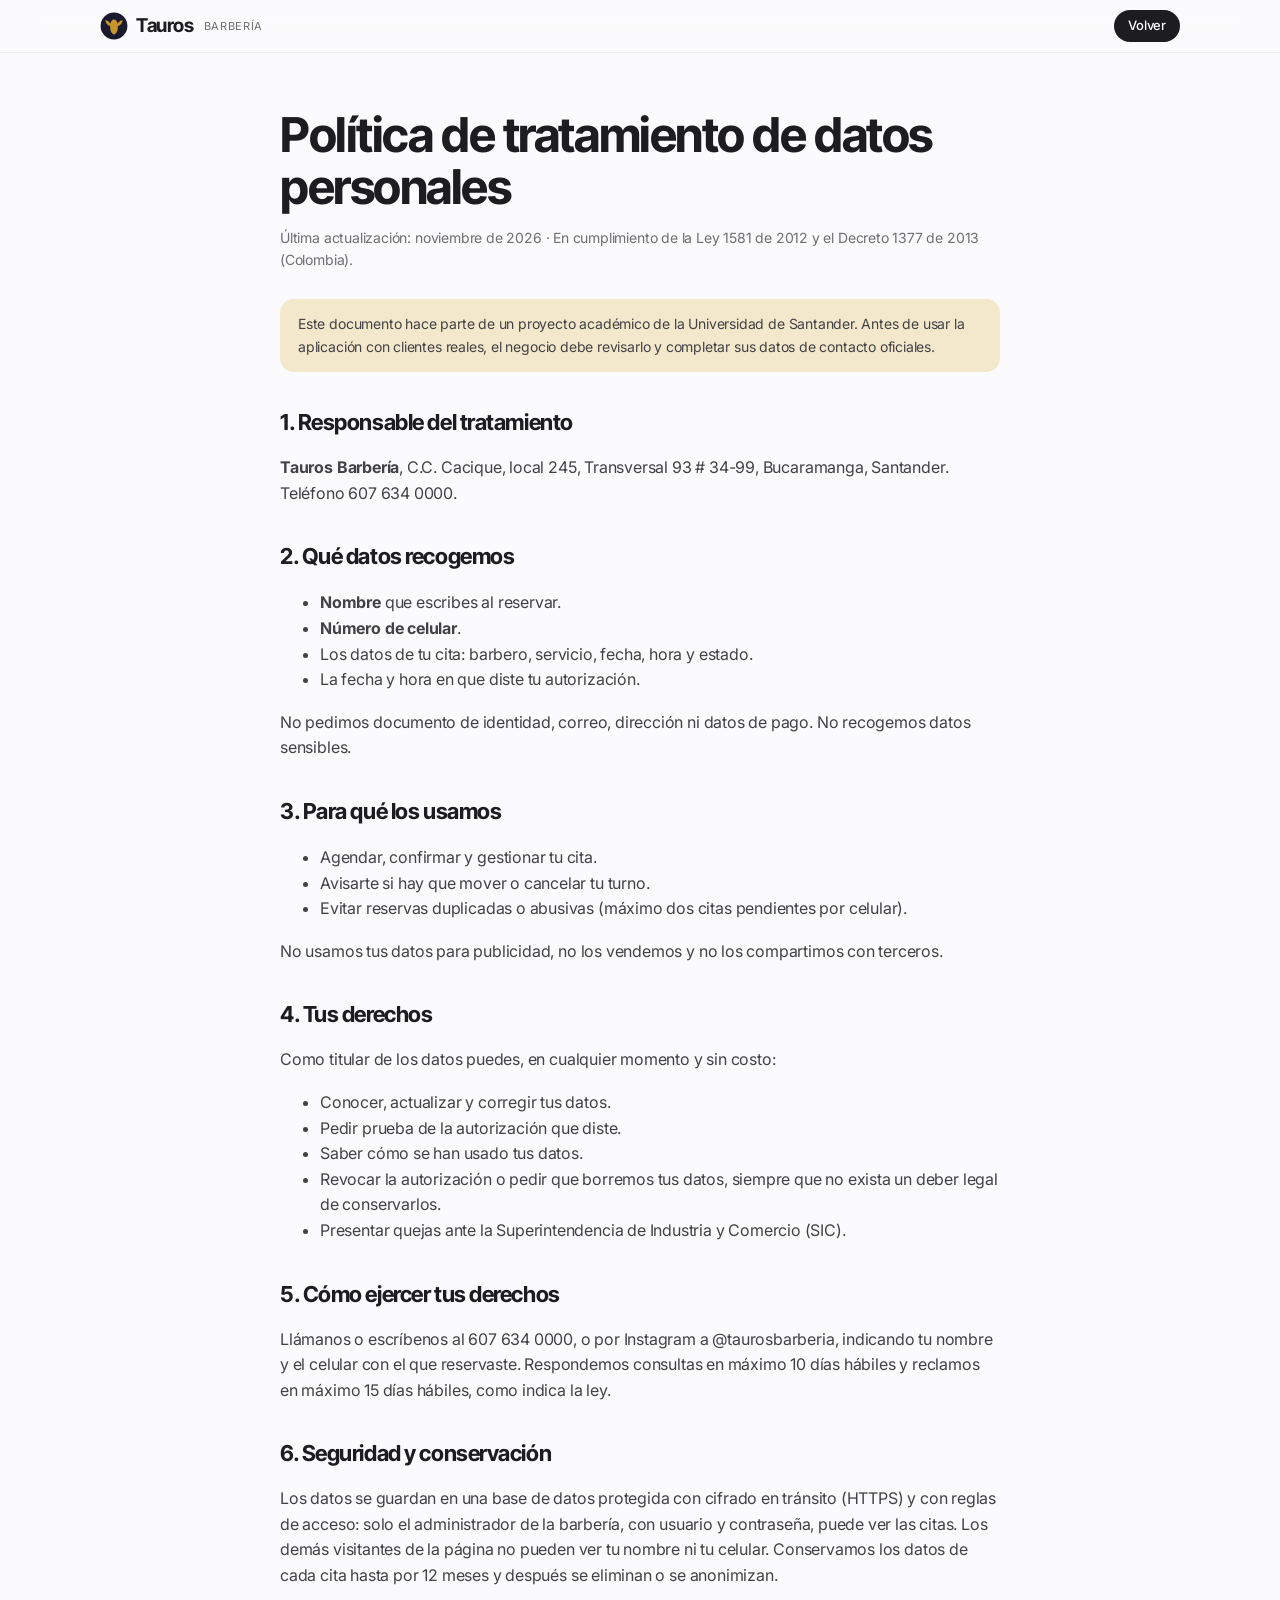
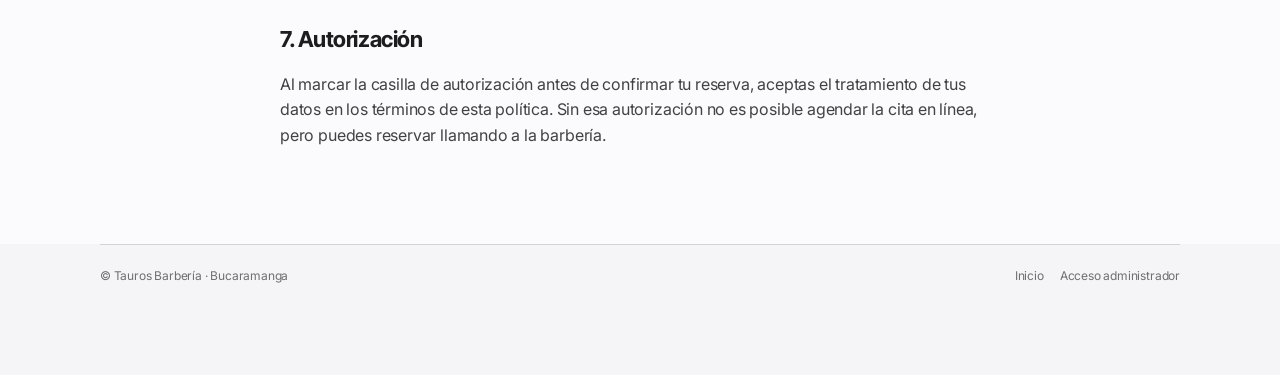
<file: privacidad.html>
<!doctype html>
<html lang="es">
<head>
<meta charset="utf-8">
<meta name="viewport" content="width=device-width, initial-scale=1, viewport-fit=cover">
<title>Política de privacidad · Tauros Barbería</title>
<meta name="description" content="Política de tratamiento de datos personales de Tauros Barbería (Ley 1581 de 2012).">
<link rel="icon" href="img/logo.svg" type="image/svg+xml">
<link rel="preconnect" href="https://fonts.googleapis.com">
<link rel="preconnect" href="https://fonts.gstatic.com" crossorigin>
<link rel="stylesheet" href="https://fonts.googleapis.com/css2?family=Inter+Tight:ital,wght@0,500;0,600;0,700;0,800;1,600&family=Inter:wght@400;500;600&display=swap">
<link rel="stylesheet" href="css/estilos.css">
</head>
<body>
<header class="nav gut"><div class="in"><a class="mark" href="/"><svg viewBox="0 0 48 48" aria-hidden="true"><circle cx="24" cy="24" r="23" fill="#1a1a2e"/><path d="M9 14c4 0 7 2 8.5 6 1.5-4.5 4-7 6.5-7s5 2.5 6.5 7c1.5-4 4.5-6 8.5-6-1 6-4.5 9-8.5 10v4c0 6-3.5 9.5-6.5 11-3-1.5-6.5-5-6.5-11v-4C13.5 23 10 20 9 14z" fill="#c8962a"/></svg><b>Tauros</b><span>Barbería</span></a><a class="pill" href="/" style="margin-left:auto;text-decoration:none">Volver</a></div></header>
<main class="legal gut" id="contenido">
  <h1>Política de tratamiento de datos personales</h1>
  <p class="meta">Última actualización: noviembre de 2026 · En cumplimiento de la Ley 1581 de 2012 y el Decreto 1377 de 2013 (Colombia).</p>
  <p class="aviso">Este documento hace parte de un proyecto académico de la Universidad de Santander. Antes de usar la aplicación con clientes reales, el negocio debe revisarlo y completar sus datos de contacto oficiales.</p>

  <h2>1. Responsable del tratamiento</h2>
  <p><b>Tauros Barbería</b>, C.C. Cacique, local 245, Transversal 93 # 34-99, Bucaramanga, Santander. Teléfono 607 634 0000.</p>

  <h2>2. Qué datos recogemos</h2>
  <ul>
    <li><b>Nombre</b> que escribes al reservar.</li>
    <li><b>Número de celular</b>.</li>
    <li>Los datos de tu cita: barbero, servicio, fecha, hora y estado.</li>
    <li>La fecha y hora en que diste tu autorización.</li>
  </ul>
  <p>No pedimos documento de identidad, correo, dirección ni datos de pago. No recogemos datos sensibles.</p>

  <h2>3. Para qué los usamos</h2>
  <ul>
    <li>Agendar, confirmar y gestionar tu cita.</li>
    <li>Avisarte si hay que mover o cancelar tu turno.</li>
    <li>Evitar reservas duplicadas o abusivas (máximo dos citas pendientes por celular).</li>
  </ul>
  <p>No usamos tus datos para publicidad, no los vendemos y no los compartimos con terceros.</p>

  <h2>4. Tus derechos</h2>
  <p>Como titular de los datos puedes, en cualquier momento y sin costo:</p>
  <ul>
    <li>Conocer, actualizar y corregir tus datos.</li>
    <li>Pedir prueba de la autorización que diste.</li>
    <li>Saber cómo se han usado tus datos.</li>
    <li>Revocar la autorización o pedir que borremos tus datos, siempre que no exista un deber legal de conservarlos.</li>
    <li>Presentar quejas ante la Superintendencia de Industria y Comercio (SIC).</li>
  </ul>

  <h2>5. Cómo ejercer tus derechos</h2>
  <p>Llámanos o escríbenos al 607 634 0000, o por Instagram a @taurosbarberia, indicando tu nombre y el celular con el que reservaste. Respondemos consultas en máximo 10 días hábiles y reclamos en máximo 15 días hábiles, como indica la ley.</p>

  <h2>6. Seguridad y conservación</h2>
  <p>Los datos se guardan en una base de datos protegida con cifrado en tránsito (HTTPS) y con reglas de acceso: solo el administrador de la barbería, con usuario y contraseña, puede ver las citas. Los demás visitantes de la página no pueden ver tu nombre ni tu celular. Conservamos los datos de cada cita hasta por 12 meses y después se eliminan o se anonimizan.</p>

  <h2>7. Autorización</h2>
  <p>Al marcar la casilla de autorización antes de confirmar tu reserva, aceptas el tratamiento de tus datos en los términos de esta política. Sin esa autorización no es posible agendar la cita en línea, pero puedes reservar llamando a la barbería.</p>
</main>
<footer class="foot-site gut"><div class="in"><span>© Tauros Barbería · Bucaramanga</span><span class="foot-links"><a href="/">Inicio</a><a href="/admin">Acceso administrador</a></span></div></footer>
</body>
</html>
</file>
<file: css/estilos.css>
/* Tauros Barbería · estilos compartidos (cliente y administrador)
   Diseño: producto premium estilo Apple. Mucho aire, titulares grandes centrados, una sola acción principal (Reservar),
   historia por scroll con teléfono fijo, carruseles con snap, FAQ, CTA final y barra fija de reserva en móvil.
   Una sola apariencia de marca a propósito (gris Apple + noche + latón), igual en tema claro u oscuro del visor. */
:root{
  color-scheme: light;
  --night:#0b0b12;     /* fondo de secciones oscuras */
  --ink:#1d1d1f;       /* texto principal */
  --ink-2:#424245;
  --mute:#6e6e73;
  --brass:#c8962a;     /* acento de marca (documento) */
  --brass-ink:#8a6413; /* enlaces sobre claro */
  --brass-soft:#f4e8cc;
  --paper:#fbfbfd;
  --paper-2:#f5f5f7;
  --card:#ffffff;
  --rule:#d2d2d7;
  --free:#1d7a4a; --free-bg:#e8f5ed; --free-line:#b4dbc3;
  --busy:#a1a1a6; --busy-bg:#ededf0;
  --red:#b3261e; --red-bg:#fbe9e7;
  --serif:"Inter Tight", "Inter", "SF Pro Display", system-ui, sans-serif;
  --hand:"Inter Tight", "Inter", system-ui, sans-serif;
  --body:"Inter", "SF Pro Text", system-ui, sans-serif;
  --mono:"IBM Plex Mono", ui-monospace, Menlo, Consolas, monospace;
  --ease:cubic-bezier(.22,.8,.24,1);
}
*{box-sizing:border-box}
html{scroll-behavior:smooth}
html,body{background:var(--paper)}
body{margin:0;color:var(--ink);font-family:var(--body);font-size:17px;line-height:1.5;letter-spacing:-.011em;-webkit-font-smoothing:antialiased}
button,input,select{font:inherit;color:inherit;letter-spacing:inherit}
button{cursor:pointer}
:focus-visible{outline:2px solid var(--brass);outline-offset:3px;border-radius:6px}
.gut{padding-left:max(20px,env(safe-area-inset-left,0px));padding-right:max(20px,env(safe-area-inset-right,0px))}
.in{max-width:1080px;margin:0 auto}
.mono{font-family:var(--mono);font-variant-numeric:tabular-nums}
.vh{position:absolute!important;width:1px;height:1px;overflow:hidden;clip:rect(0 0 0 0);white-space:nowrap}

/* Barra del prototipo */
.proto{background:#000;color:#a1a1a6;font-size:12px}
.proto .in{display:flex;gap:12px;align-items:center;flex-wrap:wrap;padding-block:7px;max-width:none}
.proto em{font-style:normal;color:var(--brass);font-family:var(--mono);letter-spacing:.06em}
.seg{margin-left:auto;display:inline-flex;background:#1c1c1e;border-radius:999px;padding:2px}
.seg a{color:#a1a1a6;text-decoration:none;padding:4px 14px;border-radius:999px}
.seg a[aria-current="page"]{background:#f5f5f7;color:#1d1d1f;font-weight:600}

/* Botones */
.btn{display:inline-flex;align-items:center;justify-content:center;gap:8px;border-radius:999px;border:1px solid transparent;padding:12px 24px;font-size:17px;font-weight:500;text-decoration:none;line-height:1.2;transition:transform .2s var(--ease),background .2s,color .2s,border-color .2s}
.btn:active{transform:scale(.97)}
.btn-ink,.btn.primary{background:var(--ink);color:#fff}
.btn-ink:hover,.btn.primary:hover{background:#000}
.btn-brass{background:var(--brass);color:#111}
.btn-brass:hover{background:#d6a43a}
.btn-line{background:transparent;border-color:var(--rule);color:var(--ink)}
.btn-line:hover{border-color:var(--ink)}
.btn:disabled{opacity:.35;cursor:not-allowed;transform:none}
.btn-sm{padding:8px 16px;font-size:14px}
.more{color:var(--brass-ink);text-decoration:none;font-size:17px;font-weight:500;background:none;border:0;padding:0}
.more:hover{text-decoration:underline;text-underline-offset:3px}
.lnk{border:0;background:none;padding:0;color:var(--brass-ink);font-weight:500}
.lnk:hover{text-decoration:underline;text-underline-offset:3px}

/* Navegación translúcida */
.nav{position:sticky;top:env(safe-area-inset-top,0px);z-index:30;background:rgba(251,251,253,.78);-webkit-backdrop-filter:saturate(180%) blur(20px);backdrop-filter:saturate(180%) blur(20px);border-bottom:1px solid rgba(0,0,0,.06)}
body::before{content:"";position:fixed;inset:0 0 auto;height:env(safe-area-inset-top,0px);z-index:31;background:var(--paper)}
.nav .in{display:flex;align-items:center;gap:24px;height:52px}
.mark{display:flex;align-items:center;gap:8px;text-decoration:none;color:var(--ink)}
.mark svg{width:28px;height:28px;flex:none}
.mark b{font-family:var(--serif);font-weight:700;font-size:19px;letter-spacing:-.02em}
.mark span{font-size:11px;color:var(--mute);letter-spacing:.06em;text-transform:uppercase;margin-left:2px}
.links{display:flex;gap:26px;margin:0 auto;font-size:13px}
.links a{color:var(--ink-2);text-decoration:none;opacity:.85}
.links a:hover{opacity:1;color:var(--ink)}
.pill{border:0;background:var(--ink);color:#fff;border-radius:999px;padding:6px 14px;font-size:13px;font-weight:500}
.pill:hover{background:#000}

/* Hero */
.hero{background:var(--night);color:#f5f5f7;text-align:center;overflow:hidden;position:relative}
.hero::after{content:"";position:absolute;left:50%;top:46%;width:900px;height:900px;margin-left:-450px;background:radial-gradient(closest-side,#c8962a3a,#0000);pointer-events:none}
.hero .in{position:relative;z-index:1;padding-block:72px 0}
.eyebrow{font-size:17px;font-weight:600;color:var(--brass);margin:0 0 10px}
.hero h1{font-family:var(--serif);font-weight:700;font-size:clamp(46px,8.4vw,96px);line-height:1.02;letter-spacing:-.035em;margin:0 auto 18px;max-width:14ch;text-wrap:balance}
.grad{background:linear-gradient(92deg,#f3d48a 0%,#c8962a 45%,#e9b955 100%);-webkit-background-clip:text;background-clip:text;color:transparent}
.hero .sub{font-size:clamp(19px,2.4vw,24px);line-height:1.35;color:#a1a1a6;max-width:34ch;margin:0 auto 30px;font-weight:500;letter-spacing:-.015em}
.hero .ctas{display:flex;gap:18px 26px;justify-content:center;align-items:center;flex-wrap:wrap}
.hero .btn.primary{background:var(--brass);color:#111}
.hero .btn.primary:hover{background:#ddb04a}
.hero .more{color:#f3d48a}
.live{display:inline-flex;align-items:center;gap:10px;margin-top:28px;font-size:14px;color:#d2d2d7;background:#ffffff12;border:1px solid #ffffff1c;border-radius:999px;padding:7px 14px}
.live b{color:#fff;font-weight:600}
.dot{width:8px;height:8px;border-radius:50%;background:#30d158;box-shadow:0 0 0 0 #30d15880;animation:pulse 2s infinite;flex:none}
.dot.off{background:#ff6961;animation:none}
@keyframes pulse{70%{box-shadow:0 0 0 8px #30d15800}100%{box-shadow:0 0 0 0 #30d15800}}
.hero-art{margin:36px auto 0;max-width:520px;will-change:transform}
.hero-art svg{width:100%;height:auto;display:block}
.lamp{transform-origin:200px 0;animation:swing 5s ease-in-out infinite}
@keyframes swing{0%,100%{transform:rotate(2.5deg)}50%{transform:rotate(-2.5deg)}}
.chairg{animation:chairIn 1.1s .2s var(--ease) backwards}
@keyframes chairIn{from{transform:translateY(60px)}}
.float{transform-box:fill-box;transform-origin:center;animation:float 4.5s ease-in-out infinite}
.float.b{animation-delay:-2.2s}
@keyframes float{50%{transform:translateY(-9px) rotate(6deg)}}
.twinkle{animation:tw 2.4s ease-in-out infinite}.twinkle.b{animation-delay:-1.2s}
@keyframes tw{50%{opacity:.2}}

/* Prueba social */
.proofbar{background:var(--paper-2)}
.proofbar .in{display:grid;grid-template-columns:repeat(4,minmax(0,1fr));gap:20px;padding-block:34px;text-align:center}
.proofbar b{display:block;font-family:var(--serif);font-size:34px;font-weight:700;letter-spacing:-.03em;line-height:1.1}
.proofbar span{font-size:14px;color:var(--mute)}
.proofbar .st{color:var(--brass)}

/* Secciones */
.sec{padding-block:110px}
.sec.alt{background:var(--paper-2)}
.sec.dark{background:var(--night);color:#f5f5f7}
.h-big{font-family:var(--serif);font-weight:700;font-size:clamp(38px,6vw,64px);line-height:1.05;letter-spacing:-.03em;margin:0 0 14px;text-wrap:balance}
.h-sub{font-size:clamp(19px,2.2vw,24px);color:var(--mute);margin:0;max-width:40ch;line-height:1.35;font-weight:500;letter-spacing:-.015em}
.dark .h-sub{color:#a1a1a6}
.center{text-align:center}.center .h-sub{margin:0 auto}
.head-row{display:flex;justify-content:space-between;align-items:end;gap:20px;flex-wrap:wrap;margin-bottom:44px}

/* Beneficios */
.why{display:grid;grid-template-columns:repeat(4,minmax(0,1fr));gap:18px;margin-top:56px}
.why div{background:var(--card);border-radius:24px;padding:28px 24px;text-align:left}
.why svg{width:36px;height:36px;margin-bottom:16px}
.why b{display:block;font-family:var(--serif);font-size:21px;font-weight:700;letter-spacing:-.02em;margin-bottom:6px;line-height:1.2}
.why p{margin:0;color:var(--mute);font-size:15px}

/* Historia con teléfono fijo */
.story .in{display:grid;grid-template-columns:minmax(0,1fr) minmax(0,1fr);gap:60px}
.phone-col{position:relative}
.phone{position:sticky;top:calc(52px + 12vh + env(safe-area-inset-top,0px));width:300px;max-width:100%;aspect-ratio:9/18.5;margin:0 auto;border-radius:48px;background:#111;padding:12px;box-shadow:0 40px 80px -40px #0008, inset 0 0 0 2px #333}
.phone::before{content:"";position:absolute;top:22px;left:50%;width:90px;height:24px;margin-left:-45px;border-radius:20px;background:#000;z-index:3}
.screen{position:relative;height:100%;border-radius:38px;background:var(--paper);overflow:hidden}
.scr{position:absolute;inset:0;padding:58px 16px 16px;display:flex;flex-direction:column;gap:10px;opacity:0;transform:scale(.98);transition:opacity .45s var(--ease),transform .45s var(--ease)}
.scr.on{opacity:1;transform:none}
.scr h5{margin:0 0 4px;font-family:var(--serif);font-size:20px;font-weight:700;letter-spacing:-.02em}
.mrow{display:flex;align-items:center;gap:10px;background:var(--card);border-radius:14px;padding:9px 10px;font-size:13px;border:1px solid #0000}
.mrow svg{width:34px;height:34px;border-radius:10px;flex:none}
.mrow b{display:block;font-size:14px}
.mrow small{color:var(--mute)}
.mrow .pr{margin-left:auto;font-weight:600}
.mrow.sel{border-color:var(--ink)}
.mdays{display:flex;gap:6px}
.mdays span{flex:1;text-align:center;background:var(--card);border-radius:10px;padding:6px 0;font-size:11px;color:var(--mute)}
.mdays span b{display:block;font-size:15px;color:var(--ink)}
.mdays span.sel{background:var(--ink);color:#ccc}.mdays span.sel b{color:#fff}
.mslots{display:grid;grid-template-columns:repeat(3,1fr);gap:6px}
.mslots span{text-align:center;font-family:var(--mono);font-size:12px;padding:7px 0;border-radius:999px;border:1px solid var(--free-line);color:var(--free);background:var(--card)}
.mslots span.x{border-color:transparent;background:var(--busy-bg);color:var(--busy);text-decoration:line-through}
.mslots span.sel{background:var(--free);color:#fff;border-color:var(--free)}
.mbtn{margin-top:auto;background:var(--ink);color:#fff;text-align:center;border-radius:999px;padding:10px;font-size:14px;font-weight:500}
.mok{margin:auto 0;text-align:center;display:flex;flex-direction:column;align-items:center;gap:8px}
.mok i{width:64px;height:64px;border-radius:50%;background:var(--free);display:grid;place-items:center;color:#fff;font-style:normal;font-size:30px}
.mok b{font-family:var(--serif);font-size:22px}
.mok small{color:var(--mute);font-size:13px}
.steps-col{display:flex;flex-direction:column}
.stp{min-height:72vh;display:flex;flex-direction:column;justify-content:center;transition:opacity .4s}
.stp:not(.on){opacity:.28}
.stp .n{font-size:15px;font-weight:600;color:var(--brass-ink);margin-bottom:8px}
.stp h3{font-family:var(--serif);font-weight:700;font-size:clamp(32px,4.4vw,48px);letter-spacing:-.03em;line-height:1.05;margin:0 0 12px}
.stp p{margin:0;color:var(--mute);font-size:19px;max-width:30ch}
.stp .mini{display:none}

/* Servicios */
.segc{display:inline-flex;background:#e8e8ed;border-radius:999px;padding:3px;margin-bottom:34px}
.segc button{border:0;background:transparent;border-radius:999px;padding:8px 20px;font-size:15px;font-weight:500;color:var(--ink-2);transition:background .2s}
.segc button[aria-pressed="true"]{background:var(--card);color:var(--ink);box-shadow:0 2px 6px #0000001a}
.svcs{display:grid;grid-template-columns:repeat(auto-fill,minmax(min(100%,240px),1fr));gap:18px}
.svc{background:var(--card);border-radius:24px;padding:26px 24px 22px;display:flex;flex-direction:column;gap:6px;transition:transform .3s var(--ease),box-shadow .3s}
.svc:hover{transform:translateY(-4px);box-shadow:0 24px 40px -28px #0006}
.svc svg{width:34px;height:34px;margin-bottom:10px}
.svc .tg{align-self:flex-start;font-size:12px;font-weight:600;color:var(--brass-ink);background:var(--brass-soft);border-radius:999px;padding:3px 10px;margin-bottom:4px}
.svc h3{margin:0;font-family:var(--serif);font-size:22px;font-weight:700;letter-spacing:-.02em;line-height:1.2}
.svc p{margin:0;color:var(--mute);font-size:15px;flex:1}
.svc .pp{display:flex;align-items:baseline;justify-content:space-between;gap:10px;margin-top:14px}
.svc .pp b{font-family:var(--serif);font-size:26px;font-weight:700;letter-spacing:-.02em;font-variant-numeric:tabular-nums}
.svc .pp small{color:var(--mute);font-size:14px}
.svc .more{margin-top:8px;font-size:15px;align-self:flex-start}
.note-line{margin-top:26px;font-size:14px;color:var(--mute)}

/* Estilos (carrusel con snap) */
.fbar{display:flex;gap:8px;flex-wrap:wrap}
.fchip{border:0;background:#e8e8ed;border-radius:999px;padding:7px 16px;font-size:14px;font-weight:500;color:var(--ink-2);transition:background .2s}
.fchip:hover{background:#dcdce1}
.fchip[aria-pressed="true"]{background:var(--ink);color:#fff}
.rail-wrap{position:relative}
.gallery{display:grid;grid-auto-flow:column;grid-auto-columns:min(78vw,290px);gap:18px;overflow-x:auto;scroll-snap-type:x mandatory;padding:6px 2px 22px;scrollbar-width:none;overscroll-behavior-x:contain}
.gallery::-webkit-scrollbar{display:none}
.cut{scroll-snap-align:start;background:var(--card);border-radius:26px;overflow:hidden;display:flex;flex-direction:column;transition:transform .35s var(--ease),box-shadow .35s}
.cut:hover{transform:translateY(-4px);box-shadow:0 26px 40px -30px #0007}
.cut .pic{aspect-ratio:1/1;max-width:100%;overflow:hidden;position:relative}
.cut .pic svg{width:100%;height:100%;display:block;transition:transform .6s var(--ease)}
.cut:hover .pic svg{transform:scale(1.05)}
.cut .lv{position:absolute;left:14px;top:14px;background:#ffffffd9;-webkit-backdrop-filter:blur(8px);backdrop-filter:blur(8px);border-radius:999px;padding:4px 11px;font-size:12px;font-weight:600}
.cut .body{padding:18px 20px 20px;display:flex;flex-direction:column;gap:6px;flex:1}
.cut h3{margin:0;font-family:var(--serif);font-weight:700;font-size:22px;letter-spacing:-.02em;line-height:1.15}
.cut p{margin:0;font-size:15px;color:var(--mute)}
.cut .by{font-size:14px;color:var(--ink-2)}
.cut .row{display:flex;justify-content:space-between;align-items:center;gap:8px;margin-top:auto;padding-top:10px}
.cut .row b{font-variant-numeric:tabular-nums;font-weight:600}
.cut-in{animation:cin .5s var(--ease) backwards}
@keyframes cin{from{transform:translateX(24px)}}
.arrows{display:flex;gap:10px;justify-content:flex-end}
.arrows button{width:40px;height:40px;border-radius:50%;border:0;background:#e8e8ed;font-size:20px;line-height:1;color:var(--ink)}
.arrows button:hover{background:#dcdce1}

/* Equipo */
.team{display:grid;grid-template-columns:repeat(4,minmax(0,1fr));gap:18px}
.bcard{background:var(--card);border-radius:26px;overflow:hidden;display:flex;flex-direction:column;transition:transform .35s var(--ease),box-shadow .35s;position:relative}
.bcard:hover{transform:translateY(-4px);box-shadow:0 26px 40px -30px #0007}
.bcard .pic{aspect-ratio:4/4.3;max-width:100%;overflow:hidden;position:relative}
.bcard .pic svg{width:100%;height:100%;display:block}
.bcard .chairtag{position:absolute;left:14px;top:14px;background:#ffffffd9;border-radius:999px;padding:4px 11px;font-size:12px;font-weight:600}
.bcard .bd{padding:18px 20px 20px;display:flex;flex-direction:column;gap:8px;flex:1}
.bcard h3{margin:0;font-family:var(--serif);font-weight:700;font-size:22px;letter-spacing:-.02em;line-height:1.15}
.bcard .role{color:var(--mute);font-size:14px;margin-top:-4px}
.bcard .quote{margin:4px 0 0;font-size:15px;color:var(--ink-2);font-style:italic;line-height:1.45}
.bcard .facts{display:flex;gap:6px;flex-wrap:wrap}
.bcard .facts span{font-size:12px;background:var(--paper-2);border-radius:999px;padding:4px 10px;color:var(--ink-2)}
.bcard .foot{display:flex;align-items:center;justify-content:space-between;gap:10px;margin-top:auto;padding-top:10px}
.bcard .foot small{color:var(--mute);font-size:13px}
.bcard.off .pic{filter:grayscale(1);opacity:.55}
.bcard.off .stamp{position:absolute;top:38%;left:50%;transform:translate(-50%,-50%);background:#1d1d1fe0;color:#fff;font-size:13px;font-weight:600;padding:6px 14px;border-radius:999px;white-space:nowrap}

/* Opiniones */
.rating{display:flex;align-items:center;gap:22px;justify-content:center;margin:34px 0 56px;flex-wrap:wrap}
.rating .big{font-family:var(--serif);font-size:88px;font-weight:700;letter-spacing:-.04em;line-height:1}
.stars{color:var(--brass);letter-spacing:3px;font-size:22px}
.rating small{display:block;color:#a1a1a6;font-size:15px}
.quotes{display:grid;grid-template-columns:repeat(3,minmax(0,1fr));gap:18px}
.qt{background:#1c1c24;border-radius:24px;padding:26px;display:flex;flex-direction:column;gap:16px}
.qt p{margin:0;font-size:19px;line-height:1.4;letter-spacing:-.015em;color:#f5f5f7;font-weight:500}
.qt .by{display:flex;align-items:center;gap:10px;font-size:13px;color:#a1a1a6;margin-top:auto}
.qt .by b{display:block;color:#f5f5f7;font-size:14px;font-weight:600}
.qt .av{width:38px;height:38px;border-radius:50%;background:var(--brass);color:#111;display:grid;place-items:center;font-weight:700;font-size:13px;flex:none}
.disclaim{margin-top:22px;text-align:center;font-size:12px;color:#6e6e73}

/* FAQ */
.faq{max-width:760px;margin:44px auto 0}
.faq details{border-bottom:1px solid var(--rule)}
.faq summary{list-style:none;cursor:pointer;padding:22px 40px 22px 0;font-family:var(--serif);font-size:21px;font-weight:600;letter-spacing:-.02em;position:relative}
.faq summary::-webkit-details-marker{display:none}
.faq summary::after{content:"+";position:absolute;right:4px;top:50%;transform:translateY(-50%);font-size:28px;font-weight:400;color:var(--mute);transition:transform .3s var(--ease)}
.faq details[open] summary::after{transform:translateY(-50%) rotate(45deg)}
.faq details p{margin:0 0 22px;color:var(--mute);max-width:60ch}

/* CTA final + visita */
.final{background:var(--night);color:#f5f5f7;text-align:center;position:relative;overflow:hidden}
.final::after{content:"";position:absolute;left:50%;bottom:-420px;width:900px;height:700px;margin-left:-450px;background:radial-gradient(closest-side,#c8962a40,#0000);pointer-events:none}
.final .in{position:relative;z-index:1;padding-block:120px}
.final .h-big{font-size:clamp(44px,7vw,80px)}
.final .btn{margin-top:28px}
.visit{display:grid;grid-template-columns:repeat(3,minmax(0,1fr));gap:18px}
.visit > div{background:var(--card);border-radius:24px;padding:28px}
.visit h3{margin:0 0 14px;font-family:var(--serif);font-size:20px;font-weight:700;letter-spacing:-.02em}
.visit table{width:100%;border-collapse:collapse;font-size:15px}
.visit td{padding:8px 0;border-bottom:1px solid var(--paper-2)}
.visit td:last-child{text-align:right;font-variant-numeric:tabular-nums;color:var(--ink-2)}
.visit tr.now td{font-weight:600;color:var(--ink)}
.visit address{font-style:normal;line-height:1.7;color:var(--ink-2);font-size:15px}
.visit p{margin:0;color:var(--ink-2);font-size:15px}
.mapa{margin-top:18px;background:var(--card);border-radius:24px;padding:20px;display:grid;grid-template-columns:auto 1fr auto;align-items:center;gap:18px}
.mapa-ph{width:64px;height:64px;border-radius:18px;background:var(--brass-soft);display:grid;place-items:center}
.mapa-ph svg{width:30px;height:30px;fill:var(--brass-ink)}
.mapa-txt{display:flex;flex-direction:column;gap:4px;min-width:0}
.mapa-txt b{font-family:var(--serif);font-size:20px;letter-spacing:-.02em}
.mapa-txt span{color:var(--ink-2);font-size:15px}
.mapa-acc{display:flex;gap:8px;flex-wrap:wrap}
.mapa-nota{grid-column:1/-1;margin:0;font-size:12px;color:var(--mute)}
.mapa iframe{grid-column:1/-1;grid-row:1;width:100%;height:380px;border:0;border-radius:16px;background:var(--paper-2)}
.mapa.abierto .mapa-txt{grid-column:1/3}
@media (max-width:760px){.mapa{grid-template-columns:auto 1fr}.mapa-acc{grid-column:1/-1}.mapa-acc .btn{flex:1}.mapa iframe{height:300px}.mapa.abierto .mapa-txt{grid-column:1/-1}}
.foot-site{background:var(--paper-2);color:var(--mute);font-size:12px}
.foot-site .in{padding-block:22px 90px;display:flex;justify-content:space-between;gap:12px;flex-wrap:wrap;border-top:1px solid var(--rule)}

/* Barra fija en móvil */
.mbar{display:none;position:fixed;left:0;right:0;bottom:0;z-index:35;background:rgba(251,251,253,.86);-webkit-backdrop-filter:saturate(180%) blur(20px);backdrop-filter:saturate(180%) blur(20px);border-top:1px solid rgba(0,0,0,.08);
  padding:10px max(16px,env(safe-area-inset-right,0px)) calc(10px + env(safe-area-inset-bottom,0px)) max(16px,env(safe-area-inset-left,0px));align-items:center;gap:12px;transform:translateY(110%);transition:transform .35s var(--ease)}
.mbar.show{transform:none}
.mbar div{flex:1;min-width:0;font-size:13px;color:var(--mute);line-height:1.3}
.mbar b{display:block;color:var(--ink);font-size:15px;white-space:nowrap;overflow:hidden;text-overflow:ellipsis}

/* Aparición al hacer scroll (siempre visible en reposo) */
.reveal{transform:translateY(28px);transition:transform .9s var(--ease)}
.reveal.seen{transform:none}

/* ===== Panel de reserva ===== */
.scrim{position:fixed;inset:0;background:rgba(0,0,0,.4);-webkit-backdrop-filter:blur(4px);backdrop-filter:blur(4px);z-index:40;display:flex;justify-content:flex-end;animation:fade .25s}
@keyframes fade{from{opacity:0}}
.sheet{position:relative;background:var(--paper);width:min(500px,100%);height:100%;display:flex;flex-direction:column;animation:slidein .4s var(--ease);
  padding-top:env(safe-area-inset-top,0px);padding-bottom:env(safe-area-inset-bottom,0px);padding-right:env(safe-area-inset-right,0px)}
@keyframes slidein{from{transform:translateX(60px)}}
.sh-top{display:flex;align-items:center;gap:14px;padding:18px 20px;background:var(--bgc,var(--paper-2))}
.sh-top svg{width:56px;height:56px;border-radius:16px;flex:none}
.sh-top h3{margin:0;font-family:var(--serif);font-weight:700;font-size:21px;letter-spacing:-.02em;line-height:1.15}
.sh-top p{margin:0;color:var(--mute);font-size:13px}
.close{margin-left:auto;border:0;background:#0000000f;border-radius:50%;width:32px;height:32px;font-size:18px;line-height:1;flex:none;color:var(--ink-2)}
.prog{display:flex;gap:5px;padding:14px 20px 0}
.prog span{flex:1;height:3px;border-radius:3px;background:#e3e3e8;transition:background .4s}
.prog span.on{background:var(--ink)}
.prog-l{padding:8px 20px 0;font-size:13px;color:var(--mute)}
.prog-l b{color:var(--ink);font-weight:600}
.sh-body{flex:1;overflow-y:auto;padding:18px 20px 24px;display:flex;flex-direction:column;gap:22px}
.sh-body.fwd{animation:stepF .4s var(--ease)}
.sh-body.back{animation:stepB .4s var(--ease)}
@keyframes stepF{from{transform:translateX(28px);opacity:.4}}
@keyframes stepB{from{transform:translateX(-28px);opacity:.4}}
.lbl{font-family:var(--serif);font-size:24px;font-weight:700;letter-spacing:-.02em;line-height:1.1;margin-bottom:12px}
.group h4{margin:0 0 8px;font-size:13px;font-weight:600;color:var(--mute);text-transform:uppercase;letter-spacing:.04em}
.opts{display:flex;flex-direction:column;gap:8px}
.opt{position:relative;display:grid;grid-template-columns:auto minmax(0,1fr) auto;gap:12px;align-items:center;text-align:left;padding:12px 14px;border:1.5px solid transparent;background:var(--card);border-radius:16px;transition:border-color .2s,transform .2s var(--ease)}
.opt:hover{border-color:var(--rule)}
.opt:active{transform:scale(.99)}
.opt[aria-pressed="true"]{border-color:var(--ink)}
.opt[aria-pressed="true"]::after{content:"✓";position:absolute;top:-7px;right:-6px;width:22px;height:22px;border-radius:50%;background:var(--ink);color:#fff;font-size:12px;font-weight:700;display:grid;place-items:center;animation:pop .35s cubic-bezier(.2,.8,.3,1.6)}
@keyframes pop{from{transform:scale(0)}}
.opt svg{width:30px;height:30px;border-radius:9px}
.opt b{display:block;font-weight:600;font-size:16px}
.opt small{color:var(--mute);font-size:13px}
.opt .p{font-weight:600;font-variant-numeric:tabular-nums}
.days{display:flex;gap:8px;overflow-x:auto;padding:2px 2px 6px;scrollbar-width:none}
.day{flex:none;width:58px;padding:9px 0 8px;border:0;background:var(--card);border-radius:16px;display:flex;flex-direction:column;align-items:center;transition:background .2s}
.day small{font-size:12px;color:var(--mute)}
.day b{font-size:20px;font-weight:600}
.day:disabled{background:transparent;color:var(--busy);cursor:not-allowed}
.day:disabled small{color:var(--busy)}
.day[aria-pressed="true"]{background:var(--ink);color:#fff;animation:pop2 .3s}
.day[aria-pressed="true"] small{color:#c7c7cc}
@keyframes pop2{50%{transform:scale(1.08)}}
.slots{display:grid;grid-template-columns:repeat(auto-fill,minmax(76px,1fr));gap:8px}
.slot{font-family:var(--mono);font-size:14px;font-weight:500;padding:10px 0;border-radius:999px;border:1px solid var(--free-line);background:var(--card);color:var(--free);transition:all .2s}
.slot:hover{background:var(--free-bg)}
.slot:disabled{border-color:transparent;background:var(--busy-bg);color:var(--busy);text-decoration:line-through;cursor:not-allowed}
.slot[aria-pressed="true"]{background:var(--free);border-color:var(--free);color:#fff;animation:pop2 .3s}
.key{display:flex;gap:16px;font-size:12px;color:var(--mute);flex-wrap:wrap}
.key i{display:inline-block;width:10px;height:10px;border-radius:50%;margin-right:5px;vertical-align:0}
.field{display:flex;flex-direction:column;gap:6px}
.field label{font-weight:600;font-size:14px}
.field label small{font-weight:400;color:var(--mute)}
.field input,.field select{border:1px solid var(--rule);border-radius:12px;padding:13px 14px;background:var(--card);font-size:17px}
.field input:focus,.field select:focus{outline:none;border-color:var(--brass);box-shadow:0 0 0 4px #c8962a2b}
.field .hint{font-size:13px;color:var(--mute)}
.err{color:var(--red);font-size:13px}
.recap{background:var(--card);border-radius:16px;display:grid;grid-template-columns:auto 1fr;gap:8px 14px;padding:16px 18px;font-size:15px;margin:0}
.recap dt{color:var(--mute)}
.recap dd{margin:0;font-weight:600;text-align:right}
.alert{background:var(--red-bg);color:var(--red);border-radius:12px;padding:11px 14px;font-size:14px}
.sh-foot{display:flex;justify-content:space-between;align-items:center;gap:10px;padding:14px 20px;border-top:1px solid #0000000f;background:var(--paper)}
.sh-foot .tot{font-size:13px;color:var(--mute)}
.sh-foot .tot b{display:block;font-size:19px;color:var(--ink);font-weight:600}
.trust{display:flex;gap:14px;flex-wrap:wrap;font-size:12px;color:var(--mute)}
.trust span::before{content:"✓ ";color:var(--free);font-weight:700}
.receipt{background:var(--card);padding:26px 22px;font-family:var(--mono);font-size:13px;position:relative;animation:print .7s var(--ease);
  -webkit-mask:radial-gradient(circle 6px at 50% 0,#0000 98%,#000) 0 0/16px 51% repeat-x,radial-gradient(circle 6px at 50% 100%,#0000 98%,#000) 0 100%/16px 51% repeat-x;
          mask:radial-gradient(circle 6px at 50% 0,#0000 98%,#000) 0 0/16px 51% repeat-x,radial-gradient(circle 6px at 50% 100%,#0000 98%,#000) 0 100%/16px 51% repeat-x}
@keyframes print{from{transform:translateY(-18px)}}
.receipt .r-h{text-align:center;padding-bottom:14px;border-bottom:1px dashed #c7c7cc}
.receipt .r-h b{display:block;font-family:var(--serif);font-weight:700;font-size:28px;letter-spacing:-.02em;line-height:1.1}
.receipt .r-ok{text-align:center;padding:14px 0 12px;border-bottom:1px dashed #c7c7cc;font-family:var(--serif);font-size:20px;font-weight:700;color:var(--free)}
.receipt dl{display:grid;grid-template-columns:auto 1fr;gap:6px 12px;margin:14px 0;padding-bottom:14px;border-bottom:1px dashed #c7c7cc}
.receipt dt{color:var(--mute)}
.receipt dd{margin:0;text-align:right;font-weight:500}
.receipt .r-t{display:flex;justify-content:space-between;font-weight:600;font-size:15px;padding-bottom:14px;border-bottom:1px dashed #c7c7cc;margin-bottom:12px}
.receipt .r-f{text-align:center;color:var(--mute);font-size:12px}
.receipt .stamp{position:absolute;right:16px;top:56px;border:2.5px solid var(--free);color:var(--free);font-family:var(--serif);font-weight:800;font-size:15px;letter-spacing:.08em;text-transform:uppercase;padding:3px 10px;border-radius:8px;transform:rotate(-12deg);background:#ffffffe6;animation:thump .5s .35s cubic-bezier(.2,.8,.3,1.4) backwards}
@keyframes thump{from{transform:rotate(-12deg) scale(2.4);opacity:0}}
.confetti{position:absolute;inset:0;width:100%;height:100%;pointer-events:none;z-index:5}
.empty{padding:28px;text-align:center;color:var(--mute)}

/* ===== ADMIN ===== */
.login{min-height:calc(100vh - 34px);display:grid;place-items:center;padding-block:40px;background:var(--paper-2)}
.login form{background:var(--card);border-radius:28px;padding:34px;width:min(400px,100%);display:flex;flex-direction:column;gap:16px;box-shadow:0 30px 60px -40px #0006}
.login h1{margin:0;font-family:var(--serif);font-weight:700;font-size:30px;letter-spacing:-.03em}
.login p{margin:0;color:var(--mute);font-size:14px}
.abar{background:rgba(251,251,253,.85);-webkit-backdrop-filter:blur(20px);backdrop-filter:blur(20px);border-bottom:1px solid rgba(0,0,0,.08);position:sticky;top:env(safe-area-inset-top,0px);z-index:20}
.abar .in{display:flex;align-items:center;gap:8px 24px;flex-wrap:wrap;padding-block:8px;max-width:none}
.tabs{display:flex;gap:2px;background:#e8e8ed;border-radius:999px;padding:3px;flex-wrap:wrap}
.tabs button{border:0;background:transparent;padding:6px 16px;border-radius:999px;color:var(--ink-2);font-weight:500;font-size:14px}
.tabs button[aria-current="true"]{background:var(--card);color:var(--ink);box-shadow:0 2px 6px #0000001a}
.abar .user{margin-left:auto;font-size:13px;color:var(--mute);display:flex;gap:12px;align-items:center}
.amain{padding-block:28px 60px;display:flex;flex-direction:column;gap:18px;max-width:none;background:var(--paper-2);min-height:calc(100vh - 90px)}
#v-a{background:var(--paper-2)}
.ahead{display:flex;flex-wrap:wrap;gap:12px;align-items:center;justify-content:space-between}
.ahead h1{margin:0;font-family:var(--serif);font-weight:700;font-size:34px;letter-spacing:-.03em;line-height:1}
.ahead p{margin:6px 0 0;font-size:15px;color:var(--mute)}
.dnav{display:flex;align-items:center;gap:6px}
.dnav button{border:0;background:var(--card);border-radius:999px;padding:7px 13px;font-weight:500}
.dnav .cur{font-weight:600;min-width:150px;text-align:center}
.tools{display:flex;gap:10px;align-items:center;flex-wrap:wrap}
.tools select{border:0;border-radius:999px;padding:8px 14px;background:var(--card)}
.sumline{display:flex;gap:10px;flex-wrap:wrap}
.sumline span{background:var(--card);border-radius:999px;padding:7px 15px;font-size:14px;color:var(--ink-2)}
.sumline b{color:var(--ink);font-variant-numeric:tabular-nums}
.agenda-wrap{overflow-x:auto;border-radius:22px;background:var(--card)}
.agenda{display:grid;min-width:660px;position:relative}
.ag-h{position:sticky;top:0;background:var(--card);border-bottom:1px solid var(--rule);padding:12px;font-size:14px;font-weight:600;display:flex;align-items:center;gap:10px;z-index:3}
.ag-h svg{width:32px;height:32px;border-radius:9px;flex:none}
.ag-h small{display:block;font-weight:400;color:var(--mute);font-size:12px}
.ag-h.off{color:var(--busy)}
.ag-h.off svg{filter:grayscale(1);opacity:.5}
.ag-t{font-family:var(--mono);font-size:12px;color:var(--mute);padding:0 10px;text-align:right;border-right:1px solid var(--paper-2);transform:translateY(-8px)}
.ag-c{border-right:1px solid var(--paper-2);border-top:1px solid var(--paper-2)}
.ag-c.closed{background:repeating-linear-gradient(135deg,var(--paper-2) 0 6px,var(--card) 6px 12px)}
.appt{margin:2px 4px;border-radius:12px;background:#ececf6;border:0;padding:6px 10px;text-align:left;overflow:hidden;font-size:13px;line-height:1.25;display:flex;flex-direction:column;z-index:2;transition:transform .2s var(--ease)}
.appt:hover{transform:scale(1.02)}
.appt b{font-weight:600;white-space:nowrap;overflow:hidden;text-overflow:ellipsis}
.appt span{font-size:12px;color:var(--ink-2);white-space:nowrap;overflow:hidden;text-overflow:ellipsis}
.appt.completada{background:var(--busy-bg);color:var(--mute)}
.appt.completada b::before{content:"✓ ";color:var(--free)}
.appt.cancelada{background:transparent;border:1px dashed var(--rule);color:var(--busy)}
.appt.cancelada b{text-decoration:line-through}
.appt.nueva{background:var(--brass-soft)}
.nowline{position:absolute;left:0;right:0;height:0;border-top:2px solid #ff3b30;z-index:4;pointer-events:none}
.nowline::before{content:"";position:absolute;left:-1px;top:-5px;width:8px;height:8px;border-radius:50%;background:#ff3b30}
.card{background:var(--card);border-radius:22px;overflow:hidden}
.tbl{overflow-x:auto}
table.t{border-collapse:collapse;width:100%;min-width:640px;font-size:14px}
.t th{text-align:left;font-size:12px;font-weight:600;color:var(--mute);padding:14px 18px;border-bottom:1px solid var(--rule);white-space:nowrap}
.t td{padding:12px 18px;border-bottom:1px solid var(--paper-2);white-space:nowrap;vertical-align:middle}
.t tr:last-child td{border-bottom:0}
.t .bc{display:flex;align-items:center;gap:12px}
.t .bc svg{width:40px;height:40px;border-radius:12px;flex:none}
.t .sub{display:block;color:var(--mute);font-size:13px}
.t tr.off td{color:var(--mute)}
.t tr.off .bc svg{filter:grayscale(1);opacity:.5}
.state{font-size:13px;font-weight:600}
.state.on{color:var(--free)} .state.off{color:var(--mute)}
.switch{position:relative;width:46px;height:28px;border-radius:999px;border:0;background:#e3e3e8;padding:0;vertical-align:middle;flex:none;transition:background .25s}
.switch::after{content:"";position:absolute;top:2px;left:2px;width:24px;height:24px;border-radius:50%;background:#fff;box-shadow:0 2px 4px #0003;transition:left .25s var(--ease)}
.switch[aria-checked="true"]{background:#34c759}
.switch[aria-checked="true"]::after{left:20px}
.t input[type=time],.t select{border:1px solid var(--rule);border-radius:10px;padding:6px 8px;background:var(--card);font-family:var(--mono);font-size:13px}
.t input:disabled,.t select:disabled{background:var(--paper-2);color:var(--busy);border-color:transparent}
.cardfoot{display:flex;justify-content:space-between;align-items:center;gap:12px;flex-wrap:wrap;padding:14px 18px;border-top:1px solid var(--paper-2);font-size:13px;color:var(--mute)}
.dlg-bg{position:fixed;inset:0;background:rgba(0,0,0,.4);-webkit-backdrop-filter:blur(4px);backdrop-filter:blur(4px);z-index:50;display:grid;place-items:center;padding:16px;animation:fade .2s}
.dlg{background:var(--paper);border-radius:26px;width:min(430px,100%);padding:26px;display:flex;flex-direction:column;gap:14px;max-height:100%;overflow-y:auto;animation:dlgIn .35s var(--ease)}
@keyframes dlgIn{from{transform:scale(.96)}}
.dlg h2{margin:0;font-family:var(--serif);font-weight:700;font-size:26px;letter-spacing:-.02em}
.dlg .acts{display:flex;gap:8px;justify-content:flex-end;flex-wrap:wrap}
.btn-red{background:var(--card);border-color:#f0c4bf;color:var(--red)}
.toast{position:fixed;left:50%;transform:translateX(-50%);bottom:calc(24px + env(safe-area-inset-bottom,0px));background:#1d1d1fe6;-webkit-backdrop-filter:blur(10px);backdrop-filter:blur(10px);color:#fff;padding:11px 20px;border-radius:999px;font-size:14px;z-index:70;animation:fade .3s}

/* Responsive */
@media (max-width:980px){
  .why{grid-template-columns:repeat(2,minmax(0,1fr))}
  .team{grid-template-columns:repeat(2,minmax(0,1fr))}
  .quotes{grid-template-columns:1fr}
  .visit{grid-template-columns:1fr}
}
@media (max-width:760px){
  .links{display:none}
  .nav .pill{margin-left:auto}
  .sec{padding-block:72px}
  .hero .in{padding-block:52px 0}
  .proofbar .in{grid-template-columns:repeat(2,minmax(0,1fr));row-gap:24px}
  .story .in{grid-template-columns:1fr;gap:0}
  .phone-col{display:none}
  .stp{min-height:0;padding-block:28px;opacity:1!important}
  .stp .mini{display:block;margin-top:20px;max-width:300px;height:300px;position:relative;border-radius:28px;background:var(--paper);overflow:hidden;box-shadow:0 0 0 8px #111}
  .stp .mini .scr{opacity:1;transform:none;padding-top:18px}
  .mbar{display:flex}
  .team{grid-template-columns:1fr 1fr;gap:12px}
  .bcard .quote,.bcard .facts{display:none}
  .bcard .foot{flex-direction:column;align-items:stretch}
}
@media (max-width:420px){.why{grid-template-columns:1fr}}
@media (prefers-reduced-motion:reduce){html{scroll-behavior:auto}*,*::before,*::after{animation:none!important;transition:none!important}.reveal{transform:none}}

/* ===== Añadidos de la app real ===== */
.pic img,.cut .pic img,.bcard .pic img{width:100%;height:100%;object-fit:cover;display:block}
.sh-top img{width:56px;height:56px;border-radius:16px;object-fit:cover;flex:none}
.opt img{width:30px;height:30px;border-radius:9px;object-fit:cover}
.mrow img{width:34px;height:34px;border-radius:10px;object-fit:cover;flex:none}
.ag-h img{width:32px;height:32px;border-radius:9px;object-fit:cover;flex:none}
.t .bc img{width:40px;height:40px;border-radius:12px;object-fit:cover;flex:none}
.proof .faces img{width:38px;height:38px;border-radius:50%}
.loader{min-height:100vh;display:grid;place-items:center;background:var(--night);color:#a1a1a6;font-size:14px}
.loader div{display:flex;flex-direction:column;align-items:center;gap:14px}
.loader svg{width:56px;height:56px;animation:breathe 1.4s ease-in-out infinite}
@keyframes breathe{50%{transform:scale(.9);opacity:.6}}
.fatal{min-height:100vh;display:grid;place-items:center;text-align:center;padding:24px}
.fatal div{max-width:440px;display:flex;flex-direction:column;gap:12px;align-items:center}
.fatal h1{font-family:var(--serif);font-size:30px;letter-spacing:-.02em;margin:0}
.fatal p{margin:0;color:var(--mute)}
.btn.busy{pointer-events:none;opacity:.6}
.loading-line{color:var(--mute);font-size:14px;padding:10px 0}
.form-err{background:var(--red-bg);color:var(--red);border-radius:12px;padding:10px 14px;font-size:14px}
.t input.num{width:110px;border:1px solid var(--rule);border-radius:10px;padding:6px 8px;background:var(--card);font-family:var(--mono);font-size:13px}
.row-acts{display:flex;gap:10px;align-items:center}
.live-pill{display:inline-flex;align-items:center;gap:8px;font-size:13px;color:var(--mute)}


/* ===== Accesibilidad y formularios (v2) ===== */
/* Enlace para saltar al contenido con el teclado (WCAG 2.4.1) */
.skip{position:absolute;left:16px;top:-60px;z-index:100;background:var(--ink);color:#fff;padding:10px 16px;border-radius:10px;text-decoration:none;font-weight:600;transition:top .2s}
.skip:focus{top:calc(12px + env(safe-area-inset-top,0px))}
/* Autorización de datos */
.consent{display:grid;grid-template-columns:22px 1fr;gap:10px;align-items:start;font-size:14px;color:var(--ink-2);line-height:1.45;cursor:pointer}
.consent input{width:20px;height:20px;margin:1px 0 0;accent-color:var(--ink)}
.consent a{color:var(--brass-ink)}
[aria-invalid="true"]{border-color:var(--red)!important;box-shadow:0 0 0 3px #b3261e22!important}
/* Botón para pausar animaciones (WCAG 2.2.2) */
.mov-btn{border:1px solid var(--rule);background:transparent;color:var(--mute);border-radius:999px;padding:5px 12px;font-size:12px;font-weight:500}
.mov-btn:hover{color:var(--ink);border-color:var(--ink)}
.mov-hero{position:absolute;right:0;top:18px;z-index:2;border-color:#ffffff30;color:#c7c7cc;background:#ffffff0d}
.mov-hero:hover{color:#fff;border-color:#ffffff80}
.foot-links{display:flex;gap:16px;flex-wrap:wrap;align-items:center}
.foot-links a{color:var(--mute);text-decoration:none}
.foot-links a:hover{color:var(--ink);text-decoration:underline}
/* Animaciones pausadas por el usuario: todo queda quieto y en su sitio final */
html.sin-mov *,html.sin-mov *::before,html.sin-mov *::after{animation-duration:.001ms!important;animation-iteration-count:1!important;animation-delay:0s!important;transition-duration:.001ms!important;scroll-behavior:auto!important}
html.sin-mov{scroll-behavior:auto}
html.sin-mov .reveal{transform:none}
html.sin-mov .scr{transition:none}
/* Página de privacidad */
.legal{max-width:760px;margin:0 auto;padding-block:56px 80px}
.legal h1{font-family:var(--serif);font-size:clamp(34px,5vw,48px);letter-spacing:-.03em;line-height:1.08;margin:0 0 8px}
.legal h2{font-family:var(--serif);font-size:22px;letter-spacing:-.02em;margin:34px 0 8px}
.legal p,.legal li{color:var(--ink-2);font-size:16px;line-height:1.6}
.legal .meta{color:var(--mute);font-size:14px;margin-bottom:28px}
.legal .aviso{background:var(--brass-soft);border-radius:14px;padding:14px 18px;font-size:14px;color:var(--ink-2)}
@media (max-width:760px){.mov-hero{position:static;margin:0 auto 18px;display:inline-block}}

/* ===== Menú del celular ===== */
.menu-btn{display:none;position:relative;width:40px;height:40px;border:0;border-radius:50%;background:transparent;margin-left:4px;flex:none}
.menu-btn:hover{background:#0000000d}
.menu-btn span{position:absolute;left:11px;width:18px;height:2px;border-radius:2px;background:var(--ink);transition:transform .3s var(--ease),top .3s var(--ease)}
.menu-btn span:first-child{top:15px}
.menu-btn span:last-child{top:23px}
.nav.abierto .menu-btn span:first-child{top:19px;transform:rotate(45deg)}
.nav.abierto .menu-btn span:last-child{top:19px;transform:rotate(-45deg)}
.nav{position:sticky}
.menu-movil{position:absolute;left:0;right:0;top:100%;background:var(--paper);-webkit-backdrop-filter:saturate(180%) blur(20px);backdrop-filter:saturate(180%) blur(20px);
  border-bottom:1px solid rgba(0,0,0,.08);box-shadow:0 24px 40px -24px #0004;animation:menuIn .32s var(--ease);
  padding:8px max(20px,env(safe-area-inset-right,0px)) 22px max(20px,env(safe-area-inset-left,0px))}
@keyframes menuIn{from{transform:translateY(-10px)}}
.menu-movil nav{display:flex;flex-direction:column}
.menu-movil a{display:block;padding:14px 4px;font-family:var(--serif);font-size:22px;font-weight:600;letter-spacing:-.02em;color:var(--ink);text-decoration:none;border-bottom:1px solid var(--rule)}
.menu-movil a:active{color:var(--brass-ink)}
.menu-movil .btn{margin-top:18px;width:100%;padding:14px}
.menu-movil a.menu-admin{border:0;font-family:var(--body);font-size:14px;font-weight:500;color:var(--mute);text-align:center;padding-top:14px}
@media (max-width:760px){.menu-btn{display:block}}
@media (min-width:761px){.menu-movil{display:none!important}}

/* Portada simple: elegir barbero (rediseño "menos ruido") */
.intro .in{padding-block:64px 28px;text-align:center}
.intro h1{margin:0;font-family:var(--serif);font-weight:800;font-size:clamp(40px,7vw,72px);letter-spacing:-.035em;line-height:1.02}
.intro .sub{margin:14px auto 0;max-width:34ch;color:var(--mute);font-size:clamp(17px,2.2vw,21px);line-height:1.45}
#equipo .team{grid-template-columns:repeat(auto-fit,minmax(240px,1fr));max-width:1040px;margin:0 auto;gap:22px}
#equipo .bcard .pic{border:0;padding:0;margin:0;background:none;cursor:pointer;width:100%;display:block;font:inherit;color:inherit}
#equipo .bcard .pic svg,#equipo .bcard .pic img{transition:transform .5s var(--ease)}
#equipo .bcard:hover .pic svg,#equipo .bcard:hover .pic img{transform:scale(1.04)}
#equipo .bcard .estado{position:absolute;left:12px;bottom:12px;background:#ffffffeb;color:var(--free);border-radius:999px;padding:6px 12px;font-size:13px;font-weight:600}
#equipo .bcard .estado.no{color:var(--mute)}
#equipo .bcard .bd{gap:6px;padding:18px 20px 20px}
#equipo .bcard .acc{display:flex;gap:8px;margin-top:10px;flex-wrap:wrap}
#equipo .bcard .acc .btn{flex:1 1 auto;justify-content:center;min-height:46px;white-space:nowrap;padding-inline:18px}
#equipo .bcard .ig{display:inline-flex;align-items:center;gap:6px}
#equipo .bcard .ig svg{width:18px;height:18px;flex:none}
.h-mid{margin:0 0 22px;font-family:var(--serif);font-weight:800;font-size:clamp(28px,4vw,40px);letter-spacing:-.03em}
#visita .visit{grid-template-columns:repeat(2,minmax(0,1fr))}
#visita{padding-block:80px}
#equipo .bcard .pic{aspect-ratio:1/1;overflow:hidden}
body:has(#equipo) .foot-site .in{padding-block:22px}
@media (max-width:760px){
  .intro .in{padding-block:36px 18px}
  #equipo .team{grid-template-columns:1fr;gap:16px}
  #equipo .bcard{display:grid;grid-template-columns:132px 1fr;align-items:stretch}
  #equipo .bcard .pic{aspect-ratio:auto;height:100%;min-height:150px}
  #equipo .bcard .estado{left:8px;right:8px;bottom:8px;font-size:11px;padding:4px 8px;text-align:center}
  #equipo .bcard .bd{padding:14px 14px 14px 16px}
  #equipo .bcard .acc{flex-direction:column;margin-top:auto;padding-top:8px}
  #equipo .bcard .acc .btn{min-height:42px;font-size:15px;padding:10px 14px}
  #visita .visit{grid-template-columns:1fr}
  #visita{padding-block:56px}
}

/* Servicios y precios: lista sencilla tipo carta */
#servicios{padding-block:80px 0}
.sv-nota{margin:-12px 0 22px;color:var(--mute);font-size:15px}
.sv-menu{display:grid;grid-template-columns:repeat(3,minmax(0,1fr));gap:18px}
.sv-grupo{background:var(--card);border-radius:24px;padding:22px 22px 10px}
.sv-grupo h3{margin:0 0 6px;font-family:var(--serif);font-size:20px;font-weight:700;letter-spacing:-.02em}
.sv-grupo ul{list-style:none;margin:0;padding:0}
.sv-grupo li + li{border-top:1px solid var(--paper-2)}
.sv-fila{all:unset;box-sizing:border-box;cursor:pointer;width:100%;display:grid;grid-template-columns:1fr auto auto;align-items:center;gap:12px;padding:12px 0;border-radius:10px}
.sv-fila:hover .sv-n b{color:var(--brass-ink)}
.sv-fila:focus-visible{outline:2px solid var(--brass);outline-offset:2px}
.sv-n{display:flex;flex-direction:column;gap:2px;min-width:0}
.sv-n b{font-weight:600;font-size:16px}
.sv-n small{color:var(--mute);font-size:13px;line-height:1.35}
.sv-d{color:var(--mute);font-size:13px;white-space:nowrap}
.sv-p{font-weight:700;font-variant-numeric:tabular-nums;white-space:nowrap}
@media (max-width:980px){.sv-menu{grid-template-columns:1fr}}
@media (max-width:760px){#servicios{padding-block:56px 0}}

/* Varios servicios en una cita */
.lbl-sub{margin:-6px 0 14px;color:var(--mute);font-size:14px}
.receipt .r-l{display:flex;justify-content:space-between;font-size:14px;color:var(--ink-2);padding-bottom:6px}

/* Identidad de marca en la portada (negro profundo + dorado, como las diapositivas) */
.portada .nav{background:rgba(11,11,18,.86);border-bottom-color:#ffffff14}
.portada .mark{color:#f5f5f7}
.portada .mark span{color:#a1a1a6}
.portada .links a{color:#d2d2d7}
.portada .links a:hover{color:#fff}
.portada .menu-btn{margin-left:auto}
.portada .menu-btn span{background:#f5f5f7}
.portada .menu-btn:hover{background:#ffffff14}
.portada .menu-movil{background:#0b0b12;border-bottom-color:#ffffff14}
.portada .menu-movil a{color:#f5f5f7;border-bottom-color:#ffffff1f}
.portada .menu-movil a:active{color:var(--brass)}
.portada .menu-movil a.menu-admin{color:#a1a1a6}
.portada .intro{background:radial-gradient(60% 90% at 50% 100%,#c8962a33,#0000 70%),var(--night);color:#f5f5f7;padding-bottom:120px}
.portada .intro .eyebrow{margin:0 0 14px;color:var(--brass);font-size:14px;font-weight:600;letter-spacing:.08em;text-transform:uppercase}
.portada .intro h1 span{background:linear-gradient(180deg,#f2cf7a,#c8962a);-webkit-background-clip:text;background-clip:text;color:transparent}
.portada .intro .sub{color:#a1a1a6}
.portada #equipo{margin-top:-104px;position:relative;z-index:1}
.portada #equipo .bcard{box-shadow:0 30px 60px -40px #0b0b1266,0 0 0 1px #0000000a;transition:transform .35s var(--ease),box-shadow .35s var(--ease)}
.portada #equipo .bcard:hover{transform:translateY(-4px);box-shadow:0 34px 60px -36px #0b0b1280,0 0 0 2px var(--brass)}
.portada #equipo .bcard .btn-brass{font-weight:600}
.portada #equipo .bcard .btn-brass:focus-visible{outline:2px solid var(--ink);outline-offset:2px}
html.sin-mov .portada #equipo .bcard:hover{transform:none}
@media (prefers-reduced-motion:reduce){.portada #equipo .bcard:hover{transform:none}}
@media (max-width:760px){
  .portada .intro{padding-bottom:96px}
  .portada .intro .eyebrow{font-size:12px}
  .portada #equipo{margin-top:-80px}
}
.portada #equipo .bcard .bd{flex:1}
.portada #equipo .bcard .acc{flex-direction:column;margin-top:auto;padding-top:12px}
.portada #equipo .bcard .acc .btn{width:100%;flex:none}

/* Panel en celular: las pestañas ocupan una sola fila a todo el ancho */
@media (max-width:760px){
  .abar .in{gap:8px}
  .abar .mark{flex:1}
  .tabs{order:3;flex:1 1 100%;flex-wrap:nowrap;display:grid;grid-template-columns:repeat(4,minmax(0,1fr))}
  .tabs button{padding:8px 4px;font-size:13px;text-align:center;white-space:nowrap}
  .abar .user{order:2;margin-left:0;font-size:12px;gap:10px}
  .abar .user{font-size:0}
  .abar .user .lnk{font-size:12px}
}
</file>
